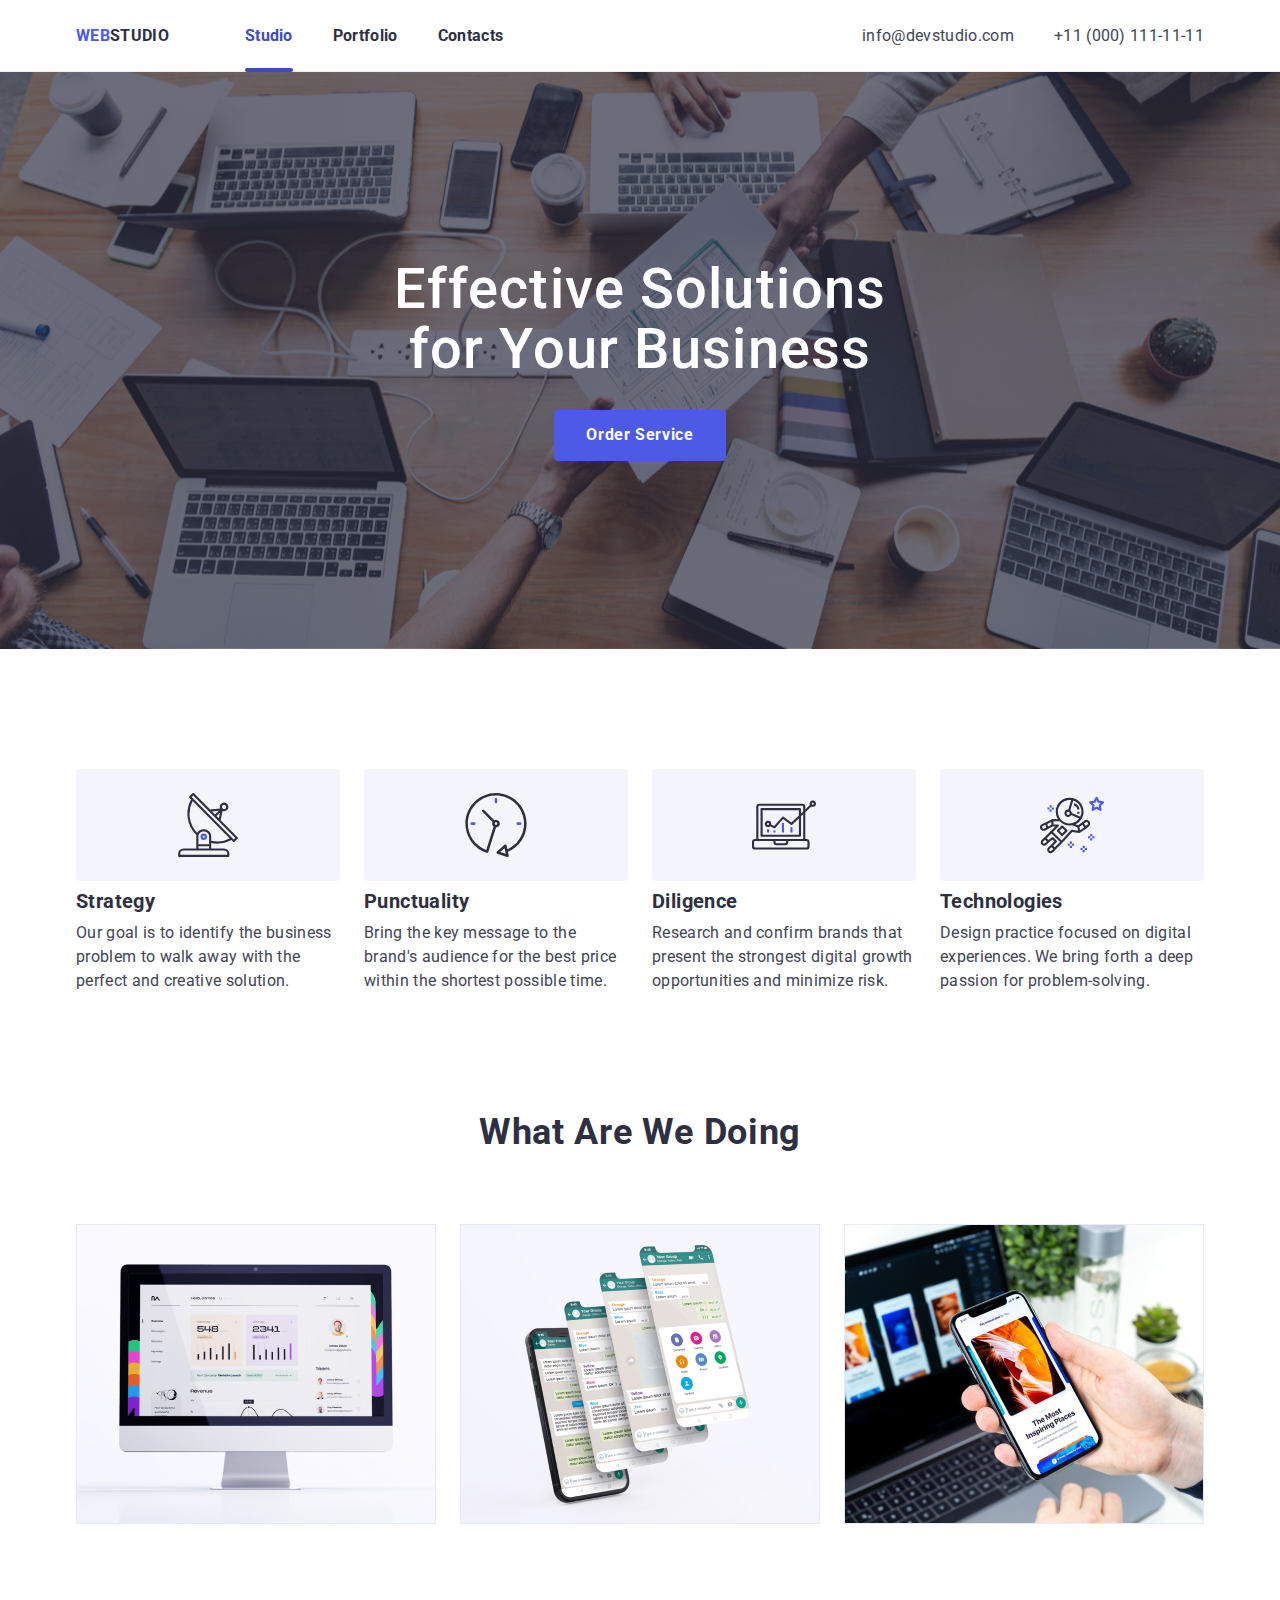
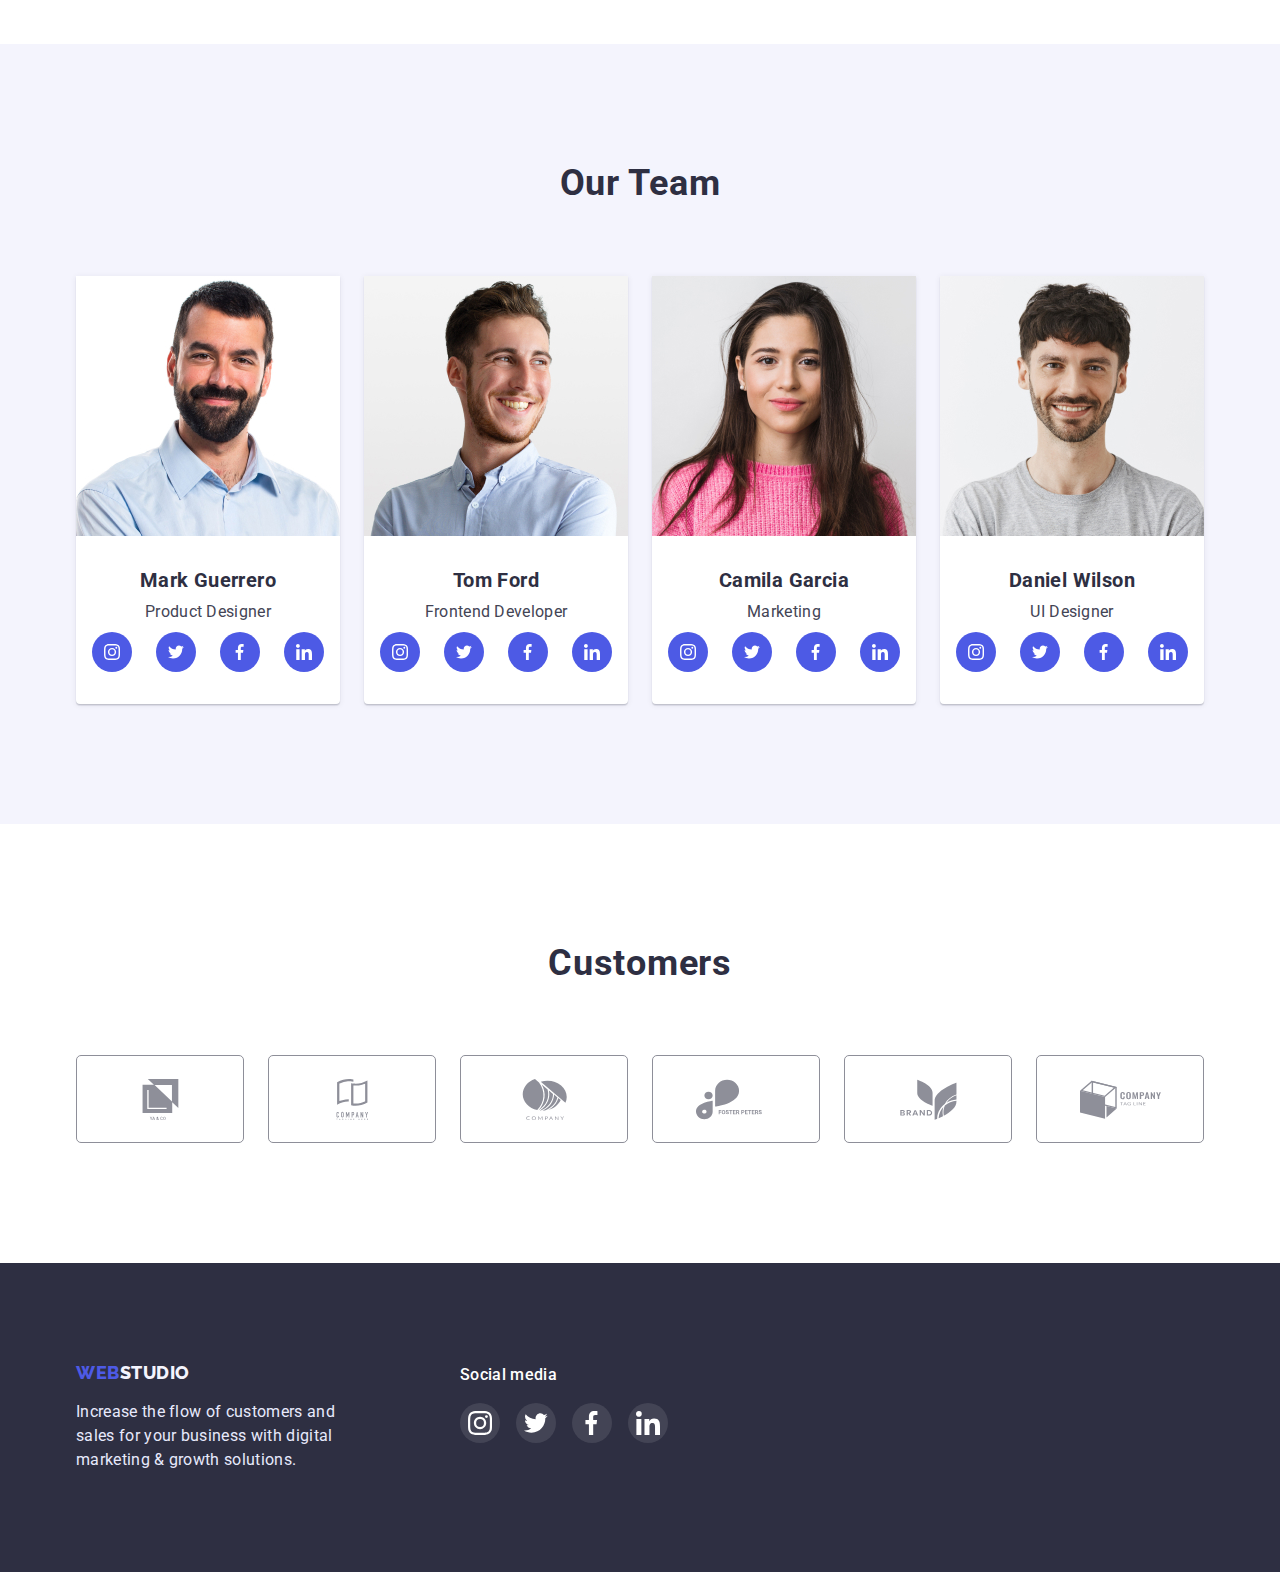
<file: index.html>
<!DOCTYPE html>
<html lang="en">
  <head>
    <meta charset="UTF-8" />
    <meta http-equiv="X-UA-Compatible" content="IE=edge" />
    <meta name="viewport" content="width=device-width, initial-scale=1.0" />
    <title>Web Studio</title>
    <link rel="preconnect" href="https://fonts.googleapis.com" />
    <link rel="preconnect" href="https://fonts.gstatic.com" crossorigin />
    <link
      href="https://fonts.googleapis.com/css2?family=Raleway:wght@800&family=Roboto:wght@400;500;700;900&display=swap"
      rel="stylesheet"
    />
    <link
      rel="stylesheet"
      href="https://cdnjs.cloudflare.com/ajax/libs/modern-normalize/1.1.0/modern-normalize.min.css"
    />
    <link rel="stylesheet" href="./css/styles.css" />
  </head>
  <body>
    <header class="header">
      <div class="container">
        <nav class="header-navigation">
          <a class="header-link link" href="">
            <span class="header-word">WEB</span>STUDIO</a
          >
          <ul class="header-list">
            <li class="header-item">
              <a class="header-link current" href="./index.html">Studio</a>
            </li>
            <li class="h-item">
              <a class="header-link" href="./portfolio.html">Portfolio</a>
            </li>
            <li class="header-items">
              <a class="header-link" href="">Contacts</a>
            </li>
          </ul>
        </nav>
        <ul class="header-list">
          <li class="header-phone">
            <a class="header-mail" href="mailto:info@devstudio.com"
              >info@devstudio.com</a
            >
          </li>
          <li class="tel">
            <a class="header-tel" href="tel:+11(000)1111111"
              >+11 (000) 111-11-11</a
            >
          </li>
        </ul>
      </div>
    </header>

    <main class="main">
      <section class="main-section">
        <div class="container">
          <h1 class="main-title">Effective Solutions for Your Business</h1>
          <button class="main-button" type="button" data-modal-open>
            Order Service
          </button>
        </div>
      </section>

      <section class="section">
        <div class="container">
          <ul class="section-list">
            <li class="section-item">
              <div class="skills-icon-bg">
                <svg class="skills-icon" width="64" height="64">
                  <use href="./img/icons.svg#icon-antena"></use>
                </svg>
              </div>
              <h2 class="section-title">Strategy</h2>
              <p class="section-paragraph">
                Our goal is to identify the business problem to walk away with
                the perfect and creative solution.
              </p>
            </li>

            <li class="section-item">
              <div class="skills-icon-bg">
                <svg class="skills-icon" width="64" height="64">
                  <use href="./img/icons.svg#icon-clock"></use>
                </svg>
              </div>
              <h2 class="section-title">Punctuality</h2>
              <p class="section-paragraph">
                Bring the key message to the brand's audience for the best price
                within the shortest possible time.
              </p>
            </li>

            <li class="section-item">
              <div class="skills-icon-bg">
                <svg class="skills-icon" width="64" height="64">
                  <use href="./img/icons.svg#icon-diagram"></use>
                </svg>
              </div>
              <h2 class="section-title">Diligence</h2>
              <p class="section-paragraph">
                Research and confirm brands that present the strongest digital
                growth opportunities and minimize risk.
              </p>
            </li>

            <li class="section-item">
              <div class="skills-icon-bg">
                <svg class="skills-icon" width="64" height="64">
                  <use href="./img/icons.svg#icon-astronaut"></use>
                </svg>
              </div>
              <h2 class="section-title">Technologies</h2>
              <p class="section-paragraph">
                Design practice focused on digital experiences. We bring forth a
                deep passion for problem-solving.
              </p>
            </li>
          </ul>
        </div>
      </section>

      <section class="about">
        <div class="container">
          <h2 class="title">What are we doing</h2>
          <ul class="list">
            <li>
              <img
                src="./img/img1/laptop.jpg"
                alt="laptop"
                width="360"
                height="300"
              />
            </li>

            <li>
              <img
                src="./img/img2/phone.jpg"
                alt="phone"
                width="360"
                height="300"
              />
            </li>

            <li>
              <img
                src="./img/img3/hand.jpg"
                alt="hand"
                width="360"
                height="300"
              />
            </li>
          </ul>
        </div>
      </section>

      <section class="team">
        <div class="container">
          <h2 class="title">Our team</h2>
          <ul class="list">
            <li class="list-item">
              <img
                src="./img/img4/img.jpg"
                alt="Mark Guerrero"
                width="264"
                height="260"
              />
              <div class="squady">
                <h3 class="title-item">Mark Guerrero</h3>
                <p class="title-paragraph">Product Designer</p>
                <ul class="messenger-list list">
                  <li class="messenger-item">
                    <a href="" class="messenger-link link">
                      <svg class="messenger-icon" width="16" height="16">
                        <use href="./img/icons.svg#icon-instagram"></use>
                      </svg>
                    </a>
                  </li>
                  <li class="messenger-item">
                    <a href="" class="messenger-link link">
                      <svg class="messenger-icon" width="16" height="16">
                        <use href="./img/icons.svg#icon-twitter"></use>
                      </svg>
                    </a>
                  </li>
                  <li class="messenger-item">
                    <a href="" class="messenger-link link">
                      <svg class="messenger-icon" width="16" height="16">
                        <use href="./img/icons.svg#icon-facebook"></use>
                      </svg>
                    </a>
                  </li>
                  <li class="messenger-item">
                    <a href="" class="messenger-link link">
                      <svg class="messenger-icon" width="16" height="16">
                        <use href="./img/icons.svg#icon-linkedin"></use>
                      </svg>
                    </a>
                  </li>
                </ul>
              </div>
            </li>

            <li class="list-item">
              <img
                src="./img/img5/img.jpg"
                alt="Tom Ford"
                width="264"
                height="260"
              />
              <div class="squady">
                <h3 class="title-item">Tom Ford</h3>
                <p class="title-paragraph">Frontend Developer</p>
                <ul class="messenger-list list">
                  <li class="messenger-item">
                    <a href="" class="messenger-link link">
                      <svg class="messenger-icon" width="16" height="16">
                        <use href="./img/icons.svg#icon-instagram"></use>
                      </svg>
                    </a>
                  </li>
                  <li class="messenger-item">
                    <a href="" class="messenger-link link">
                      <svg class="messenger-icon" width="16" height="16">
                        <use href="./img/icons.svg#icon-twitter"></use>
                      </svg>
                    </a>
                  </li>
                  <li class="messenger-item">
                    <a href="" class="messenger-link link">
                      <svg class="messenger-icon" width="16" height="16">
                        <use href="./img/icons.svg#icon-facebook"></use>
                      </svg>
                    </a>
                  </li>
                  <li class="messenger-item">
                    <a href="" class="messenger-link link">
                      <svg class="messenger-icon" width="16" height="16">
                        <use href="./img/icons.svg#icon-linkedin"></use>
                      </svg>
                    </a>
                  </li>
                </ul>
              </div>
            </li>

            <li class="list-item">
              <img
                src="./img/img6/img.jpg"
                alt="Camila Garcia"
                width="264"
                height="260"
              />
              <div class="squady">
                <h3 class="title-item">Camila Garcia</h3>
                <p class="title-paragraph">Marketing</p>
                <ul class="messenger-list list">
                  <li class="messenger-item">
                    <a href="" class="messenger-link link">
                      <svg class="messenger-icon" width="16" height="16">
                        <use href="./img/icons.svg#icon-instagram"></use>
                      </svg>
                    </a>
                  </li>
                  <li class="messenger-item">
                    <a href="" class="messenger-link link">
                      <svg class="messenger-icon" width="16" height="16">
                        <use href="./img/icons.svg#icon-twitter"></use>
                      </svg>
                    </a>
                  </li>
                  <li class="messenger-item">
                    <a href="" class="messenger-link link">
                      <svg class="messenger-icon" width="16" height="16">
                        <use href="./img/icons.svg#icon-facebook"></use>
                      </svg>
                    </a>
                  </li>
                  <li class="messenger-item">
                    <a href="" class="messenger-link link">
                      <svg class="messenger-icon" width="16" height="16">
                        <use href="./img/icons.svg#icon-linkedin"></use>
                      </svg>
                    </a>
                  </li>
                </ul>
              </div>
            </li>

            <li class="list-item">
              <img
                src="./img/img7/img-2.jpg"
                alt="daniel Wilson"
                width="264"
                height="260"
              />
              <div class="squady">
                <h3 class="title-item">Daniel Wilson</h3>
                <p class="title-paragraph">UI Designer</p>
                <ul class="messenger-list list">
                  <li class="messenger-item">
                    <a href="" class="messenger-link link">
                      <svg class="messenger-icon" width="16" height="16">
                        <use href="./img/icons.svg#icon-instagram"></use>
                      </svg>
                    </a>
                  </li>
                  <li class="messenger-item">
                    <a href="" class="messenger-link link">
                      <svg class="messenger-icon" width="16" height="16">
                        <use href="./img/icons.svg#icon-twitter"></use>
                      </svg>
                    </a>
                  </li>
                  <li class="messenger-item">
                    <a href="" class="messenger-link link">
                      <svg class="messenger-icon" width="16" height="16">
                        <use href="./img/icons.svg#icon-facebook"></use>
                      </svg>
                    </a>
                  </li>
                  <li class="messenger-item">
                    <a href="" class="messenger-link link">
                      <svg class="messenger-icon" width="16" height="16">
                        <use href="./img/icons.svg#icon-linkedin"></use>
                      </svg>
                    </a>
                  </li>
                </ul>
              </div>
            </li>
          </ul>
        </div>
      </section>
      <section class="customers">
        <div class="container">
          <h2 class="title">Customers</h2>
          <ul class="customers-list list">
            <li class="customers-item">
              <a href="" class="customers-link link">
                <svg class="customers-icon" wight="104" height="56">
                  <use href="./img/icons.svg#icon-customers1"></use>
                </svg>
              </a>
            </li>
            <li class="customers-item">
              <a href="" class="customers-link link">
                <svg class="customers-icon" wight="104" height="56">
                  <use href="./img/icons.svg#icon-customers2"></use>
                </svg>
              </a>
            </li>
            <li class="customers-item">
              <a href="" class="customers-link link">
                <svg class="customers-icon" wight="104" height="56">
                  <use href="./img/icons.svg#icon-customers3"></use>
                </svg>
              </a>
            </li>
            <li class="customers-item">
              <a href="" class="customers-link link">
                <svg class="customers-icon" wight="104" height="56">
                  <use href="./img/icons.svg#icon-customers4"></use>
                </svg>
              </a>
            </li>
            <li class="customers-item">
              <a href="" class="customers-link link">
                <svg class="customers-icon" wight="104" height="56">
                  <use href="./img/icons.svg#icon-customers5"></use>
                </svg>
              </a>
            </li>
            <li class="customers-item">
              <a href="" class="customers-link link">
                <svg class="customers-icon" wight="104" height="56">
                  <use href="./img/icons.svg#icon-customers6"></use>
                </svg>
              </a>
            </li>
          </ul>
        </div>
      </section>
    </main>

    <footer class="footer">
      <div class="container footer-container">
        <div class="footer-content">
          <a class="footer-link link" href="">
            <span class="footer-word">WEB</span>STUDIO</a
          >
          <p class="footer-paragraph">
            Increase the flow of customers and sales for your business with
            digital marketing & growth solutions.
          </p>
        </div>

        <div class="footer-icon">
          <p class="footer-messenger-paragraph">Social media</p>
          <ul class="footer-messenger-list list">
            <li class="footer-messenger-item">
              <a href="" class="footer-messenger-link link">
                <svg class="footer-messenger-icon" width="24" height="24">
                  <use href="./img/icons.svg#icon-instagram"></use>
                </svg>
              </a>
            </li>
            <li class="footer-messenger-item">
              <a href="" class="footer-messenger-link link">
                <svg class="footer-messenger-icon" width="24" height="24">
                  <use href="./img/icons.svg#icon-twitter"></use>
                </svg>
              </a>
            </li>
            <li class="footer-messenger-item">
              <a href="" class="footer-messenger-link link">
                <svg class="footer-messenger-icon" width="24" height="24">
                  <use href="./img/icons.svg#icon-facebook"></use>
                </svg>
              </a>
            </li>
            <li class="footer-messenger-item">
              <a href="" class="footer-messenger-link link">
                <svg class="footer-messenger-icon" width="24" height="24">
                  <use href="./img/icons.svg#icon-linkedin"></use>
                </svg>
              </a>
            </li>
          </ul>
        </div>
      </div>
    </footer>
    <div class="backdrop is-hidden" data-modal>
      <div class="modal">
        <button type="button" class="modal-close" data-modal-close>
          <svg class="backdrop-icon" width="8" height="8">
            <use href="./img/icons.svg#icon-close"></use>
          </svg>
        </button>
      </div>
    </div>
    <script src="./js/modal.js"></script>
  </body>
</html>
</file>
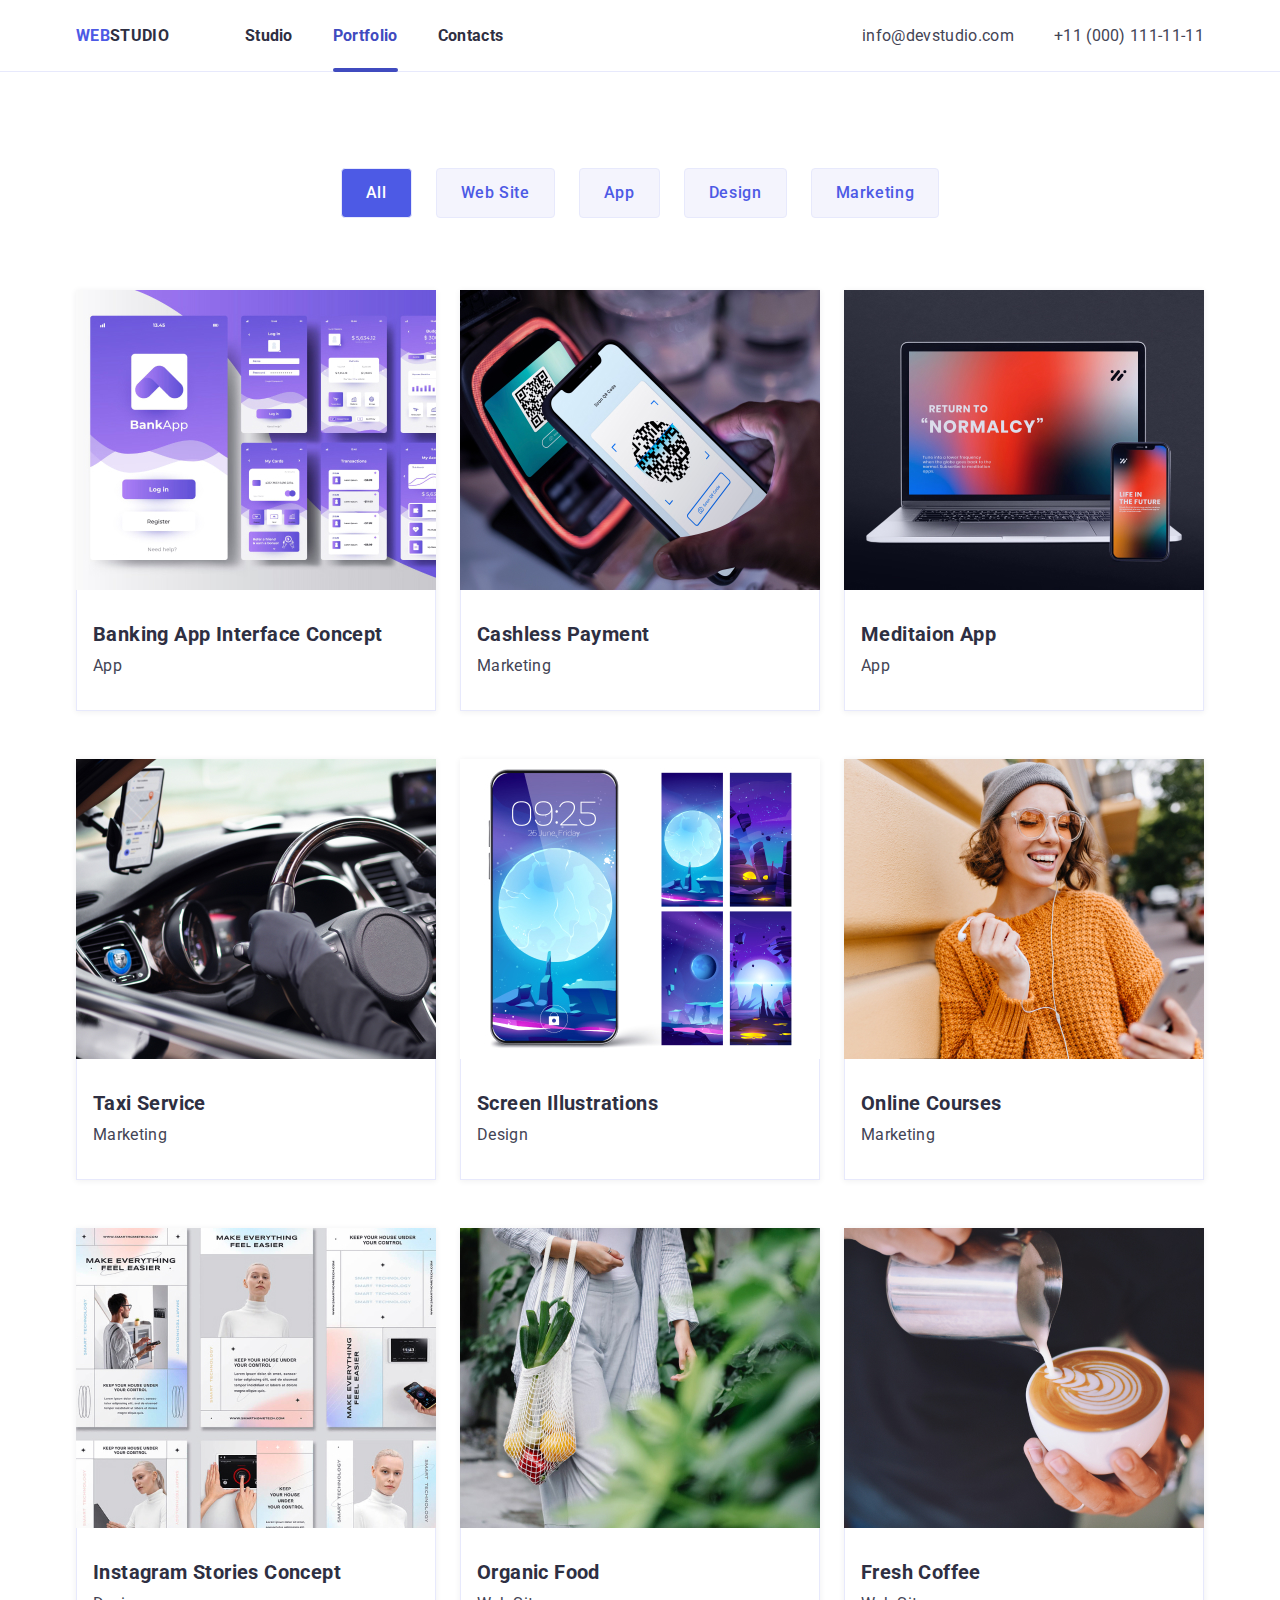
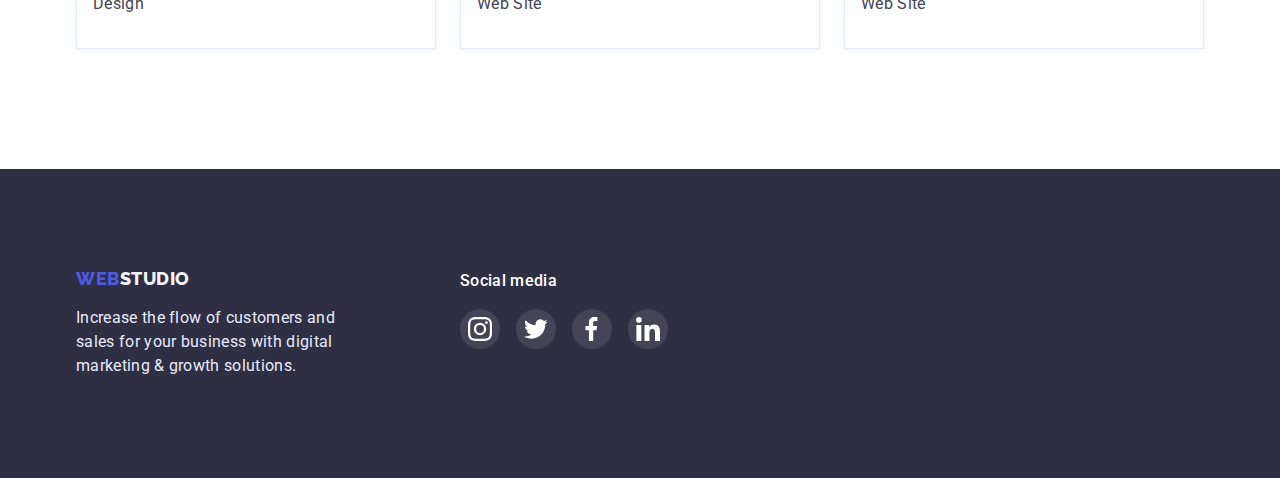
<file: portfolio.html>
<!DOCTYPE html>
<html lang="en">
  <head>
    <meta charset="UTF-8" />
    <meta http-equiv="X-UA-Compatible" content="IE=edge" />
    <meta name="viewport" content="width=device-width, initial-scale=1.0" />
    <title>Portfolio</title>
    <link rel="preconnect" href="https://fonts.googleapis.com" />
    <link rel="preconnect" href="https://fonts.gstatic.com" crossorigin />
    <link
      href="https://fonts.googleapis.com/css2?family=Raleway:wght@800&family=Roboto:wght@400;500;700;900&display=swap"
      rel="stylesheet"
    />
    <link
      rel="stylesheet"
      href="https://cdnjs.cloudflare.com/ajax/libs/modern-normalize/1.1.0/modern-normalize.min.css"
    />
    <link rel="stylesheet" href="./css/styles.css" />
  </head>
  <body>
    <header class="header">
      <div class="container">
        <nav class="header-navigation">
          <a class="header-link link" href="">
            <span class="header-word">WEB</span>STUDIO</a
          >
          <ul class="header-list">
            <li class="header-item">
              <a class="header-link" href="./index.html">Studio</a>
            </li>
            <li class="h-item">
              <a class="header-link current" href="./portfolio.html"
                >Portfolio</a
              >
            </li>
            <li class="header-items">
              <a class="header-link" href="">Contacts</a>
            </li>
          </ul>
        </nav>
        <ul class="header-list">
          <li class="header-phone">
            <a class="header-mail" href="mailto:info@devstudio.com"
              >info@devstudio.com</a
            >
          </li>
          <li class="tel">
            <a class="header-tel" href="tel:+11(000)1111111"
              >+11 (000) 111-11-11</a
            >
          </li>
        </ul>
      </div>
    </header>

    <main class="main">
      <section class="s-container">
        <div class="container">
          <h1 class="visually-hidden">Portfolio</h1>
          <ul class="snap">
            <li class="button-list">
              <button class="prev" type="button">All</button>
            </li>
            <li class="button-list">
              <button class="next" type="button">Web Site</button>
            </li>
            <li class="button-list">
              <button class="next" type="button">App</button>
            </li>
            <li class="button-list">
              <button class="next" type="button">Design</button>
            </li>
            <li class="button-list">
              <button class="next" type="button">Marketing</button>
            </li>
          </ul>

          <ul class="list-items">
            <li class="list-box">
              <div class="img-top-text">
                <img
                  src="./img/img.jpg"
                  alt="Bank App"
                  width="360"
                  height="300"
                />
                <p class="top-text">
                  14 Stylish and User-Friendly App Design Concepts · Task
                  Manager App · Calorie Tracker App · Exotic Fruit Ecommerce App
                  · Cloud Storage App
                </p>
              </div>

              <div class="topic-item">
                <h2 class="topic">Banking App Interface Concept</h2>
                <p class="item">App</p>
              </div>
            </li>

            <li class="list-box">
              <div class="img-top-text">
                <img
                  src="./img/img12.jpg"
                  alt="Payment"
                  width="360"
                  height="300"
                />
                <p class="top-text">
                  14 Stylish and User-Friendly App Design Concepts · Task
                  Manager App · Calorie Tracker App · Exotic Fruit Ecommerce App
                  · Cloud Storage App
                </p>
              </div>
              <div class="topic-item">
                <h2 class="topic">Cashless Payment</h2>
                <p class="item">Marketing</p>
              </div>
            </li>

            <li class="list-box">
              <div class="img-top-text">
                <img
                  src="./img/img-3.jpg"
                  alt="Meditaion App"
                  width="360"
                  height="300"
                />
                <p class="top-text">
                  14 Stylish and User-Friendly App Design Concepts · Task
                  Manager App · Calorie Tracker App · Exotic Fruit Ecommerce App
                  · Cloud Storage App
                </p>
              </div>
              <div class="topic-item">
                <h2 class="topic">Meditaion App</h2>
                <p class="item">App</p>
              </div>
            </li>

            <li class="list-box">
              <div class="img-top-text">
                <img
                  src="./img/img-4.jpg"
                  alt="Taxi Service"
                  width="360"
                  height="300"
                />
                <p class="top-text">
                  14 Stylish and User-Friendly App Design Concepts · Task
                  Manager App · Calorie Tracker App · Exotic Fruit Ecommerce App
                  · Cloud Storage App
                </p>
              </div>
              <div class="topic-item">
                <h2 class="topic">Taxi Service</h2>
                <p class="item">Marketing</p>
              </div>
            </li>

            <li class="list-box">
              <div class="img-top-text">
                <img
                  src="./img/img-5.jpg"
                  alt="Illustrations"
                  width="360"
                  height="300"
                />
                <p class="top-text">
                  14 Stylish and User-Friendly App Design Concepts · Task
                  Manager App · Calorie Tracker App · Exotic Fruit Ecommerce App
                  · Cloud Storage App
                </p>
              </div>
              <div class="topic-item">
                <h2 class="topic">Screen Illustrations</h2>
                <p class="item">Design</p>
              </div>
            </li>

            <li class="list-box">
              <div class="img-top-text">
                <img
                  src="./img/img-6.jpg"
                  alt="Courses"
                  width="360"
                  height="300"
                />
                <p class="top-text">
                  14 Stylish and User-Friendly App Design Concepts · Task
                  Manager App · Calorie Tracker App · Exotic Fruit Ecommerce App
                  · Cloud Storage App
                </p>
              </div>
              <div class="topic-item">
                <h2 class="topic">Online Courses</h2>
                <p class="item">Marketing</p>
              </div>
            </li>

            <li class="list-box">
              <div class="img-top-text">
                <img
                  src="./img/img-7.jpg"
                  alt="Concept"
                  width="360"
                  height="300"
                />
                <p class="top-text">
                  14 Stylish and User-Friendly App Design Concepts · Task
                  Manager App · Calorie Tracker App · Exotic Fruit Ecommerce App
                  · Cloud Storage App
                </p>
              </div>
              <div class="topic-item">
                <h2 class="topic">Instagram Stories Concept</h2>
                <p class="item">Design</p>
              </div>
            </li>

            <li class="list-box">
              <div class="img-top-text">
                <img
                  src="./img/img-8.jpg"
                  alt="Organic Food"
                  width="360"
                  height="300"
                />
                <p class="top-text">
                  14 Stylish and User-Friendly App Design Concepts · Task
                  Manager App · Calorie Tracker App · Exotic Fruit Ecommerce App
                  · Cloud Storage App
                </p>
              </div>
              <div class="topic-item">
                <h2 class="topic">Organic Food</h2>
                <p class="item">Web Site</p>
              </div>
            </li>

            <li class="list-box">
              <div class="img-top-text">
                <img
                  src="./img/img-9.jpg"
                  alt="Fresh Coffee"
                  width="360"
                  height="300"
                />
                <p class="top-text">
                  14 Stylish and User-Friendly App Design Concepts · Task
                  Manager App · Calorie Tracker App · Exotic Fruit Ecommerce App
                  · Cloud Storage App
                </p>
              </div>
              <div class="topic-item">
                <h2 class="topic">Fresh Coffee</h2>
                <p class="item">Web Site</p>
              </div>
            </li>
          </ul>
        </div>
      </section>
    </main>

    <footer class="footer">
      <div class="container footer-container">
        <div class="footer-content">
          <a class="footer-link link" href="">
            <span class="footer-word">WEB</span>STUDIO</a
          >
          <p class="footer-paragraph">
            Increase the flow of customers and sales for your business with
            digital marketing & growth solutions.
          </p>
        </div>

        <div class="footer-icon">
          <p class="footer-messenger-paragraph">Social media</p>
          <ul class="footer-messenger-list list">
            <li class="footer-messenger-item">
              <a href="" class="footer-messenger-link link">
                <svg class="footer-messenger-icon" width="24" height="24">
                  <use href="./img/icons.svg#icon-instagram"></use>
                </svg>
              </a>
            </li>
            <li class="footer-messenger-item">
              <a href="" class="footer-messenger-link link">
                <svg class="footer-messenger-icon" width="24" height="24">
                  <use href="./img/icons.svg#icon-twitter"></use>
                </svg>
              </a>
            </li>
            <li class="footer-messenger-item">
              <a href="" class="footer-messenger-link link">
                <svg class="footer-messenger-icon" width="24" height="24">
                  <use href="./img/icons.svg#icon-facebook"></use>
                </svg>
              </a>
            </li>
            <li class="footer-messenger-item">
              <a href="" class="footer-messenger-link link">
                <svg class="footer-messenger-icon" width="24" height="24">
                  <use href="./img/icons.svg#icon-linkedin"></use>
                </svg>
              </a>
            </li>
          </ul>
        </div>
      </div>
    </footer>
  </body>
</html>
</file>
<file: css/styles.css>
:root {
  --title-color: #2e2f42;
  --link-color: #4d5ae5;
  --main-color: #ffffff;
  --header-color: #434455;
  --background-color: #f4f4fd;
  --paragraph-color: #e7e9fc;
  --b-color: #404bbf;
}

body {
  font-family: "Roboto", sans-serif;
  background: var(--main-color);
}
h1,
h2,
h3,
h4,
h5,
h6,
p {
  margin: 0px;
}

ul,
ol,
li {
  margin: 0px;
  padding-left: 0px;
}
li {
  flex-basis: auto;
}
img {
  display: block;
}
.container {
  width: 1158px;
  margin: 0 auto;
  padding: 0 15px;
}
.list {
  list-style: none;
  display: flex;
  justify-content: center;
  gap: 24px;
}
.snap {
  list-style: none;
  display: flex;
  justify-content: center;
  gap: 24px;
  margin-bottom: 72px;
}
.list-item {
  background-color: #ffffff;
  list-style: none;
  box-shadow: 0px 1px 6px rgba(46, 47, 66, 0.08),
    0px 1px 1px rgba(46, 47, 66, 0.16), 0px 2px 1px rgba(46, 47, 66, 0.08);
  border-radius: 0px 0px 4px 4px;
}
.squady {
  padding-top: 32px;
  padding-bottom: 32px;
}
.link {
  margin-right: 76px;
  text-decoration: none;
}
.header {
  height: 72px;
  border: 0px;
  border-bottom: 1px solid #e7e9fc;
  padding-top: 24px;
  padding-bottom: 24px;
}
.header-navigation {
  margin-right: auto;
  display: flex;
  align-items: center;
}
.header > .container {
  display: flex;
  align-items: center;
}
.header-list {
  display: flex;
  align-items: center;
  gap: 40px;
  text-decoration: none;
}
.h-item {
  list-style: none;
  display: flex;
}
.header-item {
  list-style: none;
  display: flex;
}
.header-items {
  list-style: none;
  display: flex;
}
.header-phone {
  list-style: none;
  display: flex;
}
.tel {
  list-style: none;
  display: flex;
}
.header-link {
  font-weight: 700;
  font-size: 16px;
  line-height: 1.5;
  letter-spacing: 0.02em;
  color: var(--title-color);
  display: flex;
  align-items: center;
  text-decoration: none;
  transition: color 250ms linear;
  position: relative;
}
.current {
  color: #404bbf;
}
.header-link.current::after {
  content: "";
  position: absolute;
  width: 100%;
  height: 4px;
  background-color: #404bbf;
  left: 0;
  bottom: -24px;
  border-radius: 2px;
}
.header-word {
  color: var(--link-color);
}
.header-mail,
.header-tel {
  font-weight: 400;
  font-size: 16px;
  line-height: 1.5;
  letter-spacing: 0.02em;
  color: var(--header-color);
  text-decoration: none;
  transition: color 250ms linear;
}
.main-section {
  background: var(--title-color);
  background-image: linear-gradient(
      rgba(46, 47, 66, 0.7),
      rgba(46, 47, 66, 0.7)
    ),
    url(../img/backgrimg.jpg);
  padding-top: 188px;
  padding-bottom: 188px;
  background-repeat: no-repeat;
  background-position: center;
}
.header-link:hover,
.header-link:focus {
  color: var(--link-color);
}
.header-mail:hover,
.header-mail:focus {
  color: var(--link-color);
}
.header-tel:hover,
.header-tel:focus {
  color: var(--link-color);
}
.main-title {
  font-weight: 500;
  font-size: 56px;
  line-height: 1.07;
  text-align: center;
  letter-spacing: 0.02em;
  color: var(--main-color);
  margin-bottom: 48px;
  outline: 1px;
  max-width: 496px;
  margin: 0 auto;
}
.main-button {
  font-family: inherit;
  font-weight: 700;
  font-size: 16px;
  line-height: 1.18;
  display: block;
  letter-spacing: 0.04em;
  cursor: pointer;
  color: var(--main-color);
  background: var(--link-color);
  border-radius: 4px;
  border: none;
  padding: 16px 32px;
  min-width: 170px;
  margin: 30px auto 0;
  transition: background-color 250ms linear;
}
.main-button:hover,
.main-button:focus {
  background-color: var(--b-color);
}
.section {
  padding-top: 120px;
  padding-bottom: 120px;
}
.section-list {
  list-style: none;
  display: flex;
  justify-content: center;
  gap: 24px;
}
.section-item {
  width: 264px;
}
.section-title {
  font-weight: 700;
  font-size: 20px;
  line-height: 1.2;
  letter-spacing: 0.02em;
  color: var(--title-color);
  margin-bottom: 8px;
}
.section-paragraph {
  font-size: 16px;
  line-height: 1.5;
  letter-spacing: 0.02em;
  color: var(--header-color);
  display: flex;
  margin: 0 auto;
}
.skills-icon-bg {
  background: #f4f4fd;
  border-radius: 4px;
  width: 264px;
  height: 112px;
  gap: 24px;
  display: flex;
  align-items: center;
  justify-content: center;
  margin-bottom: 8px;
}
.about {
  padding-top: 0px;
  padding-bottom: 120px;
}
.team {
  background: var(--background-color);
  list-style: none;
  padding-top: 120px;
  padding-bottom: 120px;
}
.title {
  font-weight: 700;
  font-size: 36px;
  line-height: 1.1;
  text-align: center;
  letter-spacing: 0.02em;
  text-transform: capitalize;
  color: var(--title-color);
  margin-bottom: 72px;
  padding-left: 0px;
}
.title-item {
  font-weight: 700;
  font-size: 20px;
  line-height: 1.2;
  text-align: center;
  letter-spacing: 0.02em;
  color: var(--title-color);
}
.title-paragraph {
  font-size: 16px;
  line-height: 1.5;
  text-align: center;
  letter-spacing: 0.02em;
  color: var(--header-color);
  margin-top: 8px;
  margin-bottom: 8px;
}
.messenger-list {
  display: flex;
  justify-content: center;
  gap: 24px;
}
.messenger-item {
  width: 40px;
  height: 40px;
}
.messenger-link {
  width: 100%;
  height: 100%;
  background-color: #4d5ae5;
  border-radius: 50%;
  display: flex;
  align-items: center;
  justify-content: center;
  transition: background-color 250ms linear;
}
.messenger-icon {
  fill: #ffffff;
}
.messenger-link:hover,
.messenger-link:focus {
  background-color: #404bbf;
}
.customers {
  padding-top: 120px;
  padding-bottom: 120px;
}
.customers-list {
  display: flex;
  justify-content: space-between;
  gap: 24px;
}
.customers-item {
  width: calc((100% - 88px / 6));
  height: 88px;
}
.customers-link {
  width: 100%;
  height: 100%;
  border: 1px solid #8e8f99;
  border-radius: 5px;
  display: flex;
  align-items: center;
  justify-content: center;
  fill: #8e8f99;
  transition: border-color 250ms linear, fill 250ms linear;
}
.customers-icon {
  width: 81px;
  height: 41px;
}
.customers-link:hover,
.customers-link:focus {
  border-color: #404bbf;
  fill: #404bbf;
}
.footer {
  background: var(--title-color);
  padding-top: 100px;
  padding-bottom: 100px;
  border-style: 5 px dotted;
}
.footer-container {
  display: flex;
}
.footer-content {
  max-width: 264px;
}
.footer-link {
  font-family: "Raleway", sans-serif;
  font-style: normal;
  font-weight: 800;
  font-size: 18px;
  line-height: 1.16;
  display: flex;
  align-items: center;
  letter-spacing: 0.03em;
  text-transform: uppercase;
  color: var(--background-color);
  margin-bottom: 16px;
  text-transform: uppercase;
  transition: color 250ms linear;
}
.footer-paragraph {
  font-size: 16px;
  line-height: 1.5;
  letter-spacing: 0.02em;
  color: var(--paragraph-color);
  width: 264px;
}
.footer-link:hover,
.footer-link:focus {
  color: var(--link-color);
}
.footer-word {
  color: var(--link-color);
}
.footer-icon {
  margin-left: 120px;
}
.footer-messenger-paragraph {
  font-weight: 500;
  font-size: 16px;
  line-height: 24px;
  letter-spacing: 0.02em;
  color: #ffffff;
  margin-bottom: 16px;
}
.footer-messenger-list {
  gap: 16px;
}
.footer-messenger-item {
  width: 40px;
  height: 40px;
}
.footer-messenger-link {
  width: 100%;
  height: 100%;
  background-color: rgba(255, 255, 255, 0.1);
  border-radius: 50%;
  display: flex;
  align-items: center;
  justify-content: center;
  transition: background-color 250ms linear;
}
.footer-messenger-icon {
  fill: #ffffff;
}
.footer-messenger-link:hover,
.footer-messenger-link:focus {
  background-color: #31d0aa;
}
.button-list .prev {
  font-family: inherit;
  font-weight: 500;
  font-size: 16px;
  line-height: 1.5;
  align-items: center;
  text-align: center;
  cursor: pointer;
  letter-spacing: 0.04em;
  color: var(--main-color);
  background: var(--link-color);
  border: 1px solid #e7e9fc;
  border-radius: 4px;
  padding: 12px 24px;
}
.prev {
  font-family: inherit;
  font-weight: 500;
  font-size: 16px;
  line-height: 1.5;
  align-items: center;
  text-align: center;
  cursor: pointer;
  letter-spacing: 0.04em;
  color: var(--main-color);
  background: var(--link-color);
  border: 1px solid #e7e9fc;
  border-radius: 4px;
  padding: 12px 24px;
  transition: background-color 250ms linear, box-shadow 250ms linear;
}
.prev:hover,
.prev:focus {
  background-color: var(--link-color);
  background-color: var(--b-color);
  box-shadow: 0px 4px 4px rgba(0, 0, 0, 0.15);
}
.next {
  font-family: inherit;
  font-weight: 500;
  font-size: 16px;
  line-height: 1.5;
  cursor: pointer;
  letter-spacing: 0.04em;
  color: var(--link-color);
  background: var(--background-color);
  border: 1px solid #e7e9fc;
  border-radius: 4px;
  padding: 12px 24px;
  transition: color 250ms linear, background-color 250ms linear,
    box-shadow 250ms linear;
}
.next:hover,
.next:focus {
  background-color: var(--b-color);
  color: var(--main-color);
  box-shadow: 0px 4px 4px rgba(0, 0, 0, 0.15);
}
.s-container {
  padding-top: 96px;
  padding-bottom: 120px;
}
.topic {
  font-weight: 700;
  font-size: 20px;
  line-height: 1.2;
  letter-spacing: 0.02em;
  color: var(--title-color);
}
.list-items {
  list-style: none;
  display: flex;
  flex-wrap: wrap;
  gap: 48px 24px;
}
.list-box {
  border: 0, 5px solid #e7e9fc;
  width: 360px;
  box-shadow: 0px 1px 6px rgba(46, 47, 66, 0.08);
  transition: box-shadow 250ms linear, transform 230ms linear;
}
.list-box:hover .top-text {
  transform: translateY(0);
  box-shadow: 0px 1px 6px rgba(46, 47, 66, 0.08),
    0px 1px 1px rgba(46, 47, 66, 0.16), 0px 2px 1px rgba(46, 47, 66, 0.08);
}
.list-box:hover {
  transform: translateY(0);
  box-shadow: 0px 1px 6px rgba(46, 47, 66, 0.08),
    0px 1px 1px rgba(46, 47, 66, 0.16), 0px 2px 1px rgba(46, 47, 66, 0.08);
}
.img-top-text {
  position: relative;
  overflow: hidden;
}
.top-text {
  position: absolute;
  top: 0;
  font-size: 16px;
  font-weight: 500;
  line-height: 24px;
  color: #f4f4fd;
  padding: 40px;
  background-color: #4d5ae5e0;
  height: 100%;
  transform: translateY(100%);
  transition: transform 250ms linear;
  overflow: auto;
}
.topic-item {
  padding: 32px 16px 32px 16px;
  border: 1px solid #e7e9fc;
  border-top: none;
}
.item {
  font-size: 16px;
  line-height: 1.5;
  letter-spacing: 0.02em;
  color: var(--header-color);
  margin-top: 8px;
}
.visually-hidden {
  position: absolute;
  white-space: nowrap;
  width: 1px;
  height: 1px;
  overflow: hidden;
  border: 0;
  padding: 0;
  clip: rect(0 0 0 0);
  clip-path: inset(50%);
  margin: -1px;
}
.backdrop {
  position: fixed;
  top: 0;
  width: 100%;
  height: 100%;
  background-color: rgba(46, 47, 66, 0.4);
  transition: opacity 250ms linear, visibility 250ms linear;
}
.modal {
  position: absolute;
  top: 50%;
  left: 50%;
  width: 500px;
  min-height: 600px;
  background-color: #fcfcfc;
  border-radius: 4px;
  transform: translate(-50%, -50%) scale(1) rotate(360deg);
  transition: transform 250ms linear;
}
.backdrop.is-hidden .modal {
  transform: translate(-50%, -50%) scale(0) rotate(0);
}
.modal-close {
  position: absolute;
  right: 24px;
  top: 24px;
  width: 24px;
  height: 24px;
  background-color: #e7e9fc;
  border-radius: 50%;
  border: 1px solid rgba(0, 0, 0, 0.1);
  display: flex;
  align-items: center;
  justify-content: center;
  cursor: pointer;
  transition: background-color 250ms linear, color 250ms linear;
}
.backdrop-icon {
  width: 8px;
  height: 8px;
}
.modal-close:hover,
.modal-close:focus {
  background-color: #404bbf;
  fill: #ffffff;
}

.is-hidden {
  opacity: 0;
  visibility: hidden;
  pointer-events: none;
}
</file>
